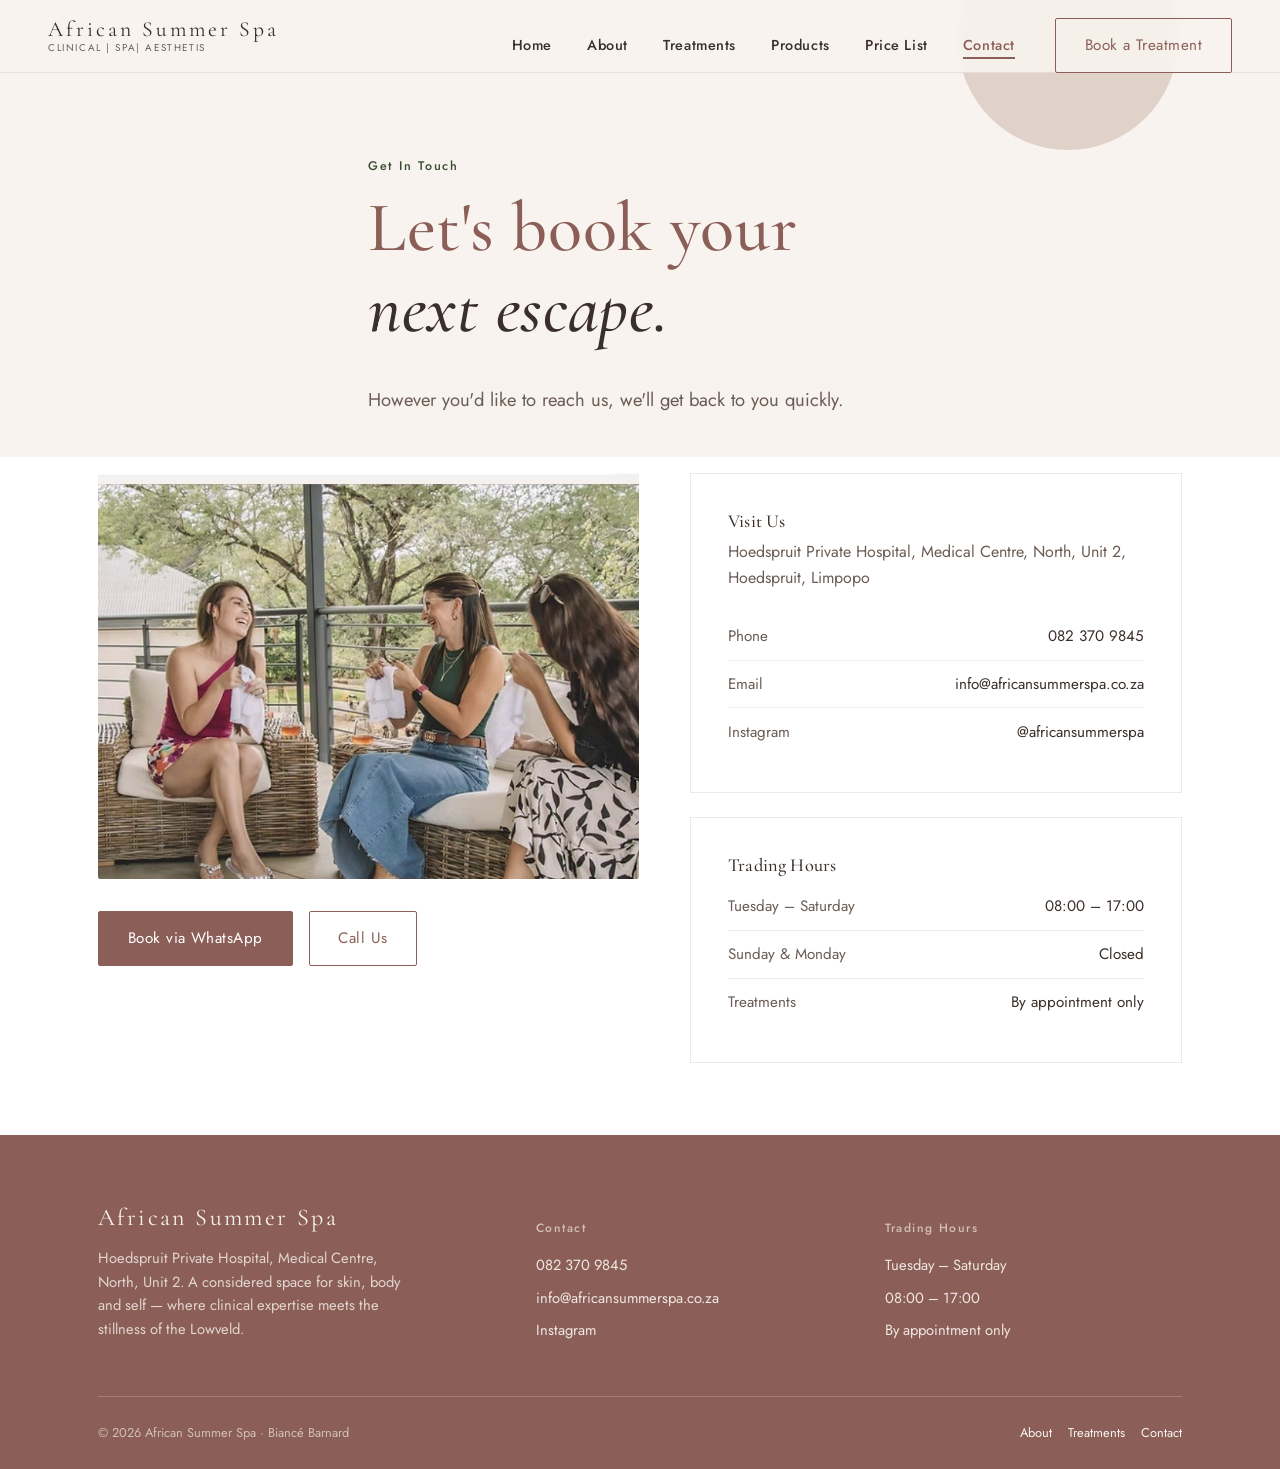
<file: contact.html>
<!DOCTYPE html>
<html lang="en">
<head>
<meta charset="UTF-8">
<meta name="viewport" content="width=device-width, initial-scale=1.0">
<title>Contact | African Summer Spa</title>
<meta name="description" content="Contact African Summer Spa in Hoedspruit — call, WhatsApp or email to book your treatment.">
<link rel="preconnect" href="https://fonts.googleapis.com">
<link href="https://fonts.googleapis.com/css2?family=Cormorant+Garamond:ital,wght@0,400;0,500;0,600;1,400;1,500&family=Jost:wght@300;400;500;600&display=swap" rel="stylesheet">
<link rel="stylesheet" href="styles.css">
</head>
<body>

<header class="site-header">
  <a href="index.html" class="brand">
    <span class="name">African Summer Spa</span>
    <span class="sub">CLINICAL | SPA| AESTHETIS</span>
  </a>
  <button class="hamburger" aria-label="Open menu"><span></span></button>
</header>

<nav class="nav-overlay" aria-hidden="true">
  <div class="nav-overlay-top">
    <span class="name">African Summer Spa</span>
    <button class="nav-close" aria-label="Close menu">✕</button>
  </div>
  <ul class="nav-links">
    <li><a href="index.html">Home</a></li>
    <li><a href="about.html">About</a></li>
    <li><a href="treatments.html">Treatments</a></li>
    <li><a href="products.html">Products</a></li>
    <li><a href="price-list.html">Price List</a></li>
    <li class="active"><a href="contact.html">Contact</a></li>
  </ul>
  <div class="nav-overlay-bottom">
    <a href="tel:+27823709845">082 370 9845</a>
    <a href="contact.html" class="btn btn-ghost-light">Book a Treatment</a>
    <div class="socials">
      <a href="https://instagram.com" aria-label="Instagram" target="_blank" rel="noopener">Instagram</a>
    </div>
  </div>
</nav>

<main>

  <section class="page-head" style="padding-bottom:1.5rem;">
    <span class="blob a"></span>
    <div class="wrap page-head-inner">
      <span class="eyebrow">Get In Touch</span>
      <h1>Let's book your<br><em style="font-style:italic;color:var(--ink);">next escape.</em></h1>
      <p class="lede">However you'd like to reach us, we'll get back to you quickly.</p>
    </div>
  </section>

  <section class="bg-white" style="padding-top:1rem;">
    <div class="wrap contact-grid">

      <div class="reveal">
        <div class="split-media" style="aspect-ratio:4/3; margin-bottom:2rem;">
          <img src="images/team-clients.jpg" alt="Guests relaxing together on the veranda at African Summer Spa.">
        </div>
        <div style="display:flex; gap:1rem; flex-wrap:wrap;">
          <a href="https://wa.me/27823709845" target="_blank" rel="noopener" class="btn btn-solid">Book via WhatsApp</a>
          <a href="tel:+27823709845" class="btn">Call Us</a>
        </div>
      </div>

      <div class="reveal">
        <div class="contact-card">
          <h4>Visit Us</h4>
          <p>Hoedspruit Private Hospital, Medical Centre, North, Unit 2, Hoedspruit, Limpopo</p>
          <div class="contact-line"><span>Phone</span><a href="tel:+27823709845">082 370 9845</a></div>
          <div class="contact-line"><span>Email</span><a href="mailto:info@africansummerspa.co.za">info@africansummerspa.co.za</a></div>
          <div class="contact-line"><span>Instagram</span><a href="https://instagram.com" target="_blank" rel="noopener">@africansummerspa</a></div>
        </div>
        <div class="contact-card" style="margin-top:1.5rem;">
          <h4>Trading Hours</h4>
          <div class="contact-line"><span>Tuesday – Saturday</span><span>08:00 – 17:00</span></div>
          <div class="contact-line"><span>Sunday &amp; Monday</span><span>Closed</span></div>
          <div class="contact-line"><span>Treatments</span><span>By appointment only</span></div>
        </div>
      </div>

    </div>
  </section>

</main>

<footer class="site-footer">
  <div class="wrap">
    <div class="footer-grid">
      <div>
        <div class="name">African Summer Spa</div>
        <p>Hoedspruit Private Hospital, Medical Centre, North, Unit 2. A considered space for skin, body and self — where clinical expertise meets the stillness of the Lowveld.</p>
      </div>
      <div class="footer-col">
        <h5>Contact</h5>
        <a href="tel:+27823709845">082 370 9845</a>
        <a href="mailto:info@africansummerspa.co.za">info@africansummerspa.co.za</a>
        <a href="https://instagram.com" target="_blank" rel="noopener">Instagram</a>
      </div>
      <div class="footer-col">
        <h5>Trading Hours</h5>
        <p>Tuesday – Saturday</p>
        <p>08:00 – 17:00</p>
        <p>By appointment only</p>
      </div>
    </div>
    <div class="footer-bottom">
      <span>© 2026 African Summer Spa · Biancé Barnard</span>
      <span class="socials"><a href="about.html">About</a><a href="treatments.html">Treatments</a><a href="contact.html">Contact</a></span>
    </div>
  </div>
</footer>

<script src="script.js"></script>
</body>
</html>
</file>
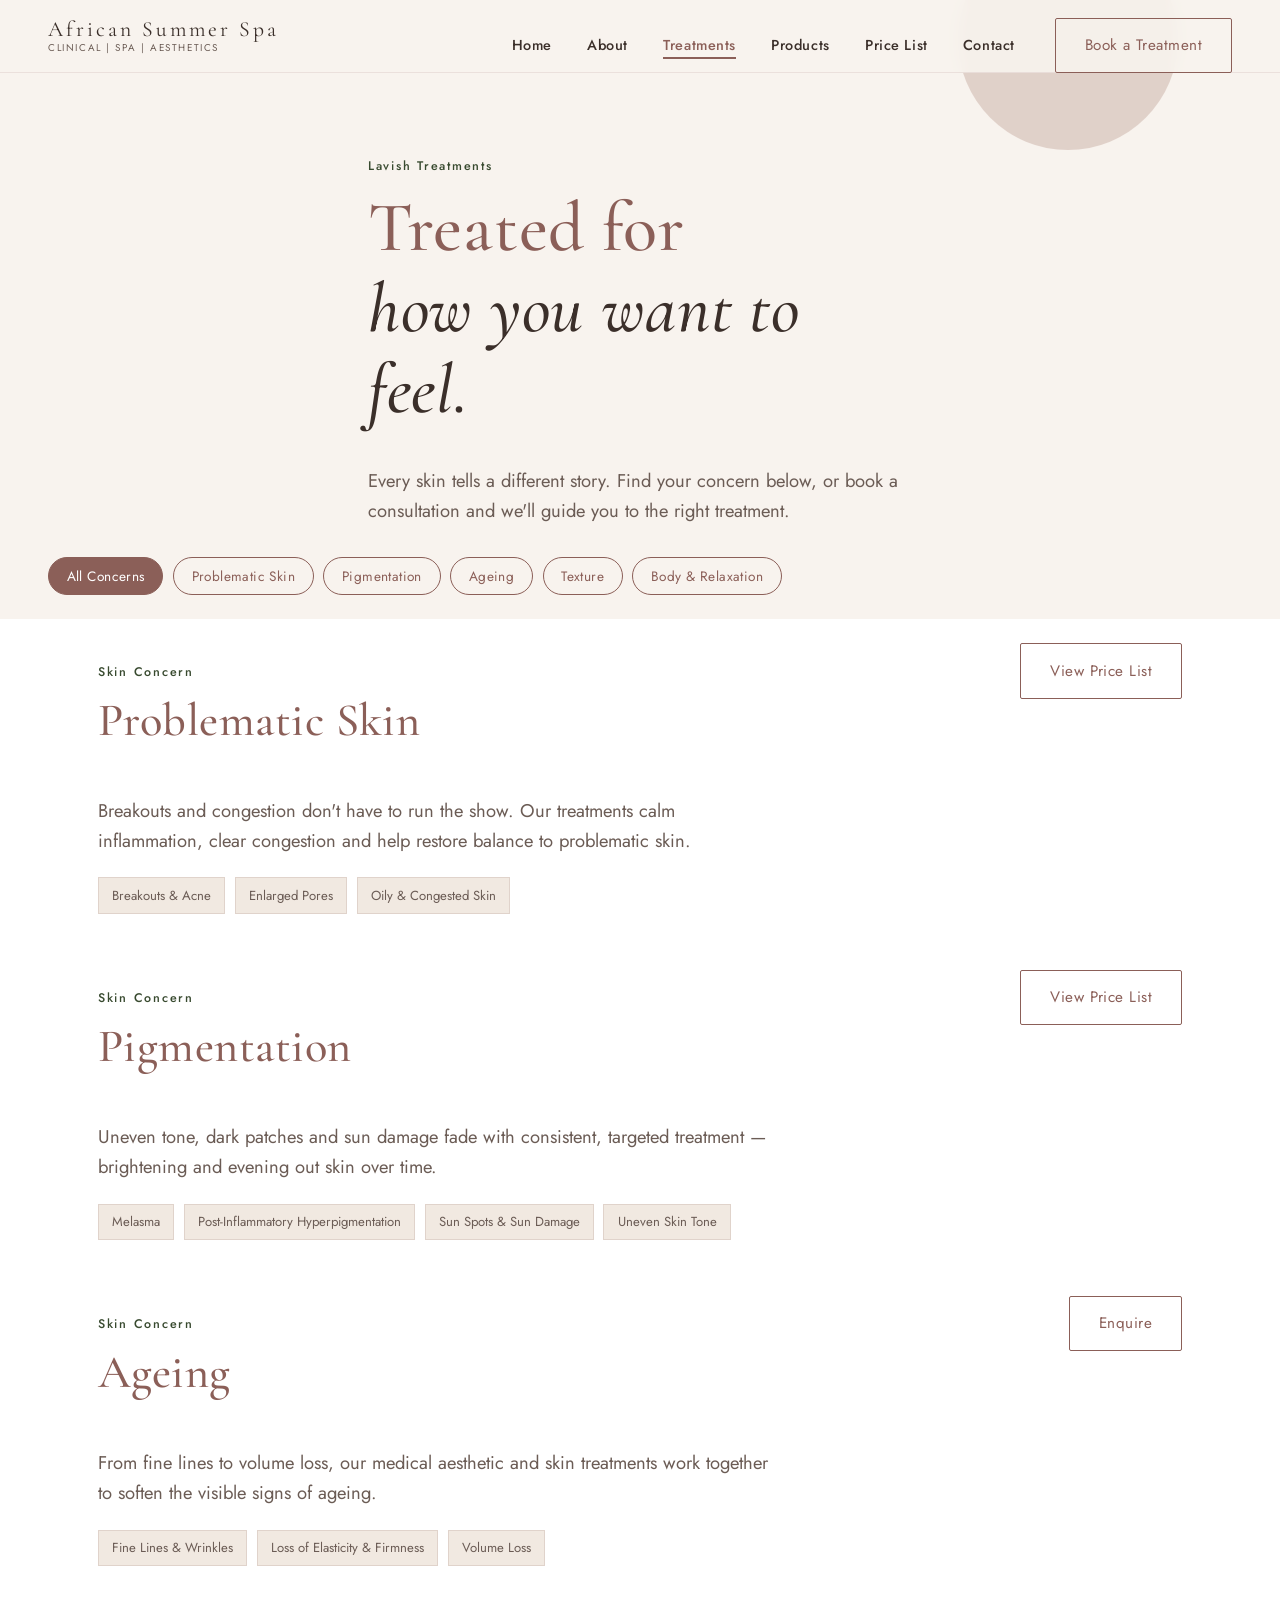
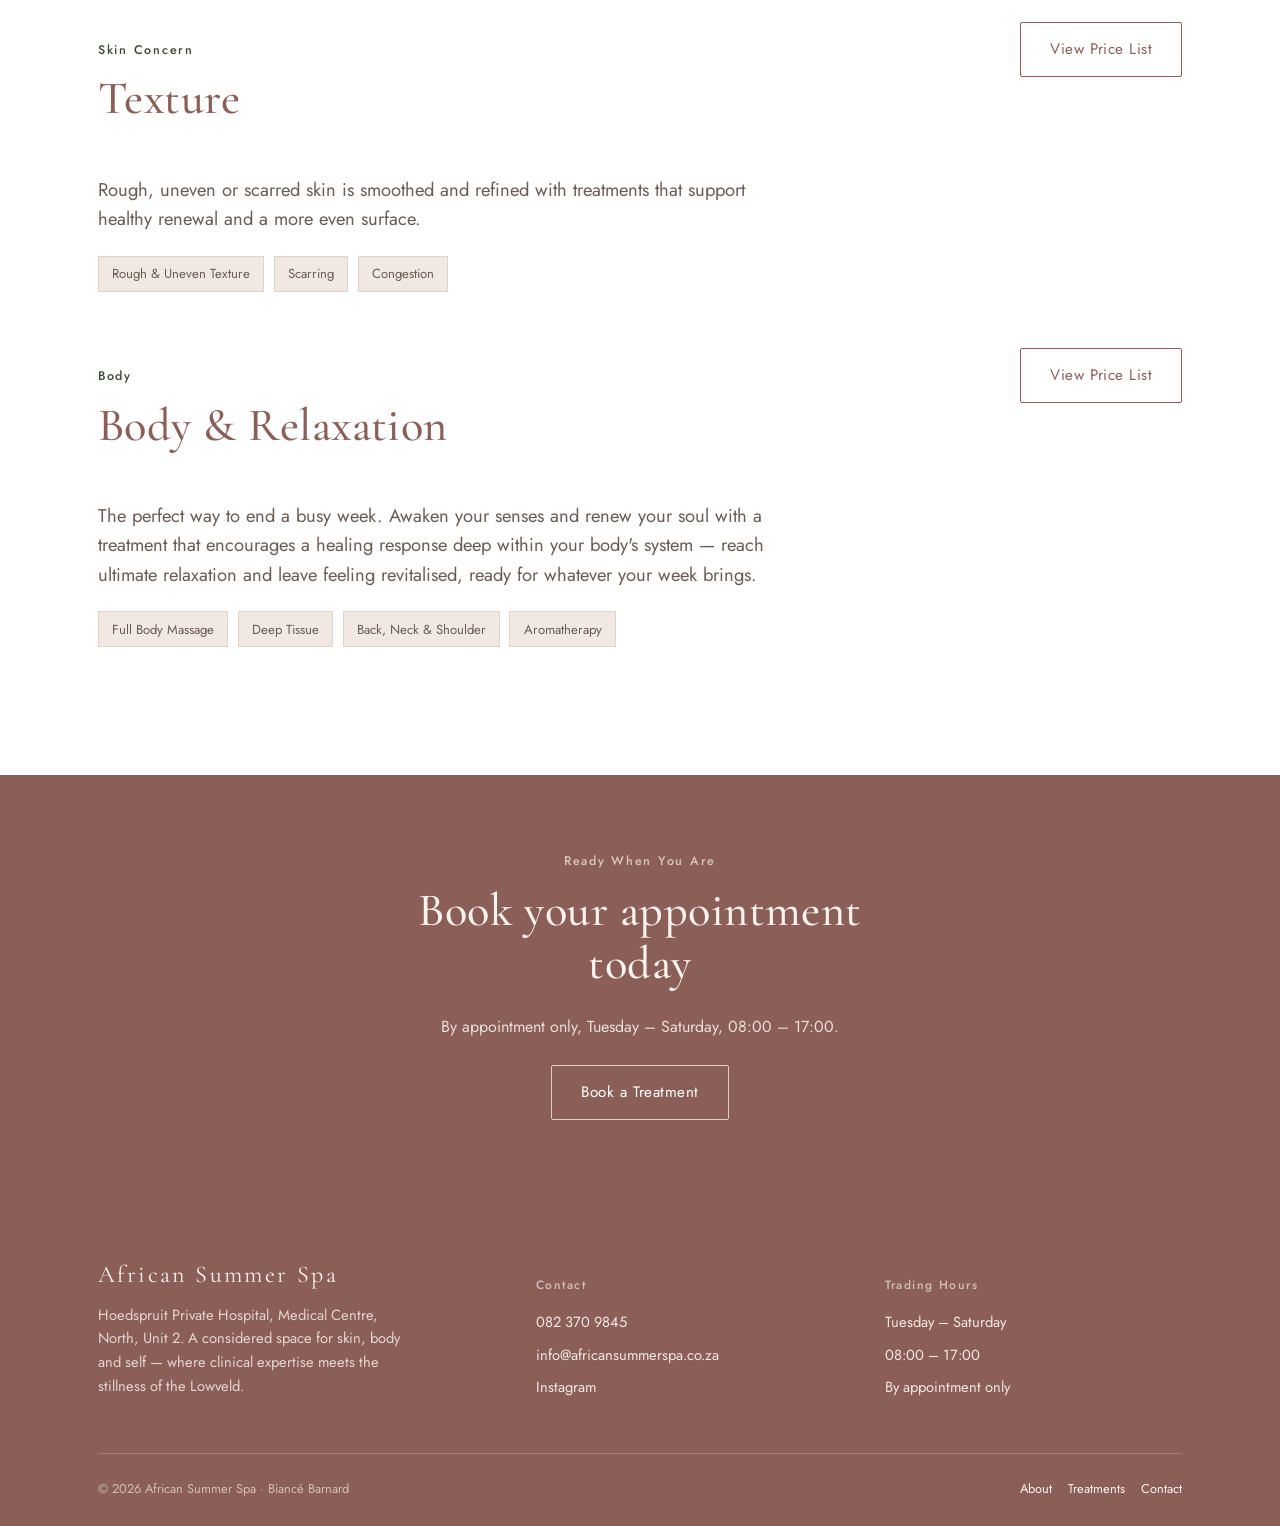
<file: treatments.html>
<!DOCTYPE html>
<html lang="en">
<head>
<meta charset="UTF-8">
<meta name="viewport" content="width=device-width, initial-scale=1.0">
<title>Treatments | African Summer Spa</title>
<meta name="description" content="Treatments at African Summer Spa, Hoedspruit, organised by skin concern — problematic skin, pigmentation, ageing and texture — plus body treatments and medical aesthetics with Dr. Caymaré.">
<link rel="preconnect" href="https://fonts.googleapis.com">
<link href="https://fonts.googleapis.com/css2?family=Cormorant+Garamond:ital,wght@0,400;0,500;0,600;1,400;1,500&family=Jost:wght@300;400;500;600&display=swap" rel="stylesheet">
<link rel="stylesheet" href="styles.css">
<style>
  .filter-bar{ display:flex; flex-wrap:wrap; gap:.6rem; margin:2rem 0 0; }
  .filter-btn{
    padding:.6em 1.3em; border:1px solid var(--rose-deep); background:transparent;
    color:var(--rose-deep); border-radius:999px; font-size:.85rem; letter-spacing:.03em;
    transition:background .2s ease, color .2s ease;
  }
  .filter-btn.active, .filter-btn:hover{ background:var(--rose-deep); color:var(--white); }
  .incl-list{ display:flex; flex-wrap:wrap; gap:.6rem; margin:1.4rem 0 0; }
  .incl-list span{
    font-size:.82rem; padding:.5em 1em; background:var(--cream-dim);
    border:1px solid rgba(139,95,88,.16); color:var(--ink-soft);
  }
</style>
</head>
<body>

<header class="site-header">
  <a href="index.html" class="brand">
    <span class="name">African Summer Spa</span>
    <span class="sub">CLINICAL | SPA | AESTHETICS</span>
  </a>
  <button class="hamburger" aria-label="Open menu"><span></span></button>
</header>

<nav class="nav-overlay" aria-hidden="true">
  <div class="nav-overlay-top">
    <span class="name">African Summer Spa</span>
    <button class="nav-close" aria-label="Close menu">✕</button>
  </div>
  <ul class="nav-links">
    <li><a href="index.html">Home</a></li>
    <li><a href="about.html">About</a></li>
    <li class="active"><a href="treatments.html">Treatments</a></li>
    <li><a href="products.html">Products</a></li>
    <li><a href="price-list.html">Price List</a></li>
    <li><a href="contact.html">Contact</a></li>
  </ul>
  <div class="nav-overlay-bottom">
    <a href="tel:+27823709845">082 370 9845</a>
    <a href="contact.html" class="btn btn-ghost-light">Book a Treatment</a>
    <div class="socials">
      <a href="https://instagram.com" aria-label="Instagram" target="_blank" rel="noopener">Instagram</a>
    </div>
  </div>
</nav>

<main>

  <!-- ===================================================================
       CHANGED: filter bar and groups below are now organised by skin
       CONCERN (Problematic Skin, Pigmentation, Ageing, Texture) rather
       than by treatment type. Body & Relaxation is kept as its own
       category at the end since massage isn't a skin concern.
       =================================================================== -->
  <section class="page-head" style="padding-bottom:1.5rem;">
    <span class="blob a"></span>
    <div class="wrap page-head-inner">
      <span class="eyebrow">Lavish Treatments</span>
      <h1>Treated for<br><em style="font-style:italic;color:var(--ink);">how you want to feel.</em></h1>
      <p class="lede">Every skin tells a different story. Find your concern below, or book a consultation and we'll guide you to the right treatment.</p>
    </div>
    <div class="wrap filter-bar">
      <button class="filter-btn active" data-target="all">All Concerns</button>
      <button class="filter-btn" data-target="problematic">Problematic Skin</button>
      <button class="filter-btn" data-target="pigmentation">Pigmentation</button>
      <button class="filter-btn" data-target="ageing">Ageing</button>
      <button class="filter-btn" data-target="texture">Texture</button>
      <button class="filter-btn" data-target="body">Body &amp; Relaxation</button>
    </div>
  </section>

  <section class="bg-white" style="padding-top:1.5rem;">
    <div class="wrap">

      <div id="problematic" class="treat-group reveal">
        <div class="treat-group-head">
          <div>
            <span class="eyebrow">Skin Concern</span>
            <h2>Problematic Skin</h2>
          </div>
          <a href="price-list.html" class="btn">View Price List</a>
        </div>
        <p class="lede">Breakouts and congestion don't have to run the show. Our treatments calm inflammation, clear congestion and help restore balance to problematic skin.</p>
        <div class="incl-list">
          <span>Breakouts &amp; Acne</span>
          <span>Enlarged Pores</span>
          <span>Oily &amp; Congested Skin</span>
        </div>
      </div>

      <div id="pigmentation" class="treat-group reveal">
        <div class="treat-group-head">
          <div>
            <span class="eyebrow">Skin Concern</span>
            <h2>Pigmentation</h2>
          </div>
          <a href="price-list.html" class="btn">View Price List</a>
        </div>
        <p class="lede">Uneven tone, dark patches and sun damage fade with consistent, targeted treatment — brightening and evening out skin over time.</p>
        <div class="incl-list">
          <span>Melasma</span>
          <span>Post-Inflammatory Hyperpigmentation</span>
          <span>Sun Spots &amp; Sun Damage</span>
          <span>Uneven Skin Tone</span>
        </div>
      </div>

      <div id="ageing" class="treat-group reveal">
        <div class="treat-group-head">
          <div>
            <span class="eyebrow">Skin Concern</span>
            <h2>Ageing</h2>
          </div>
          <a href="contact.html" class="btn">Enquire</a>
        </div>
        <p class="lede">From fine lines to volume loss, our medical aesthetic and skin treatments work together to soften the visible signs of ageing.</p>
        <div class="incl-list">
          <span>Fine Lines &amp; Wrinkles</span>
          <span>Loss of Elasticity &amp; Firmness</span>
          <span>Volume Loss</span>
        </div>
      </div>

      <div id="texture" class="treat-group reveal">
        <div class="treat-group-head">
          <div>
            <span class="eyebrow">Skin Concern</span>
            <h2>Texture</h2>
          </div>
          <a href="price-list.html" class="btn">View Price List</a>
        </div>
        <p class="lede">Rough, uneven or scarred skin is smoothed and refined with treatments that support healthy renewal and a more even surface.</p>
        <div class="incl-list">
          <span>Rough &amp; Uneven Texture</span>
          <span>Scarring</span>
          <span>Congestion</span>
        </div>
      </div>

      <div id="body" class="treat-group reveal">
        <div class="treat-group-head">
          <div>
            <span class="eyebrow">Body</span>
            <h2>Body &amp; Relaxation</h2>
          </div>
          <a href="price-list.html" class="btn">View Price List</a>
        </div>
        <p class="lede">The perfect way to end a busy week. Awaken your senses and renew your soul with a treatment that encourages a healing response deep within your body's system — reach ultimate relaxation and leave feeling revitalised, ready for whatever your week brings.</p>
        <div class="incl-list">
          <span>Full Body Massage</span>
          <span>Deep Tissue</span>
          <span>Back, Neck &amp; Shoulder</span>
          <span>Aromatherapy</span>
        </div>
      </div>

    </div>
  </section>

  <section class="bg-rose-deep">
    <div class="wrap center reveal" style="max-width:560px;">
      <span class="eyebrow" style="color:rgba(248,243,238,.7);">Ready When You Are</span>
      <h2>Book your appointment today</h2>
      <p style="color:rgba(248,243,238,.85); margin:0 auto 1.6rem;">By appointment only, Tuesday – Saturday, 08:00 – 17:00.</p>
      <a href="contact.html" class="btn btn-ghost-light">Book a Treatment</a>
    </div>
  </section>

</main>

<footer class="site-footer">
  <div class="wrap">
    <div class="footer-grid">
      <div>
        <div class="name">African Summer Spa</div>
        <p>Hoedspruit Private Hospital, Medical Centre, North, Unit 2. A considered space for skin, body and self — where clinical expertise meets the stillness of the Lowveld.</p>
      </div>
      <div class="footer-col">
        <h5>Contact</h5>
        <a href="tel:+27823709845">082 370 9845</a>
        <a href="mailto:info@africansummerspa.co.za">info@africansummerspa.co.za</a>
        <a href="https://instagram.com" target="_blank" rel="noopener">Instagram</a>
      </div>
      <div class="footer-col">
        <h5>Trading Hours</h5>
        <p>Tuesday – Saturday</p>
        <p>08:00 – 17:00</p>
        <p>By appointment only</p>
      </div>
    </div>
    <div class="footer-bottom">
      <span>© 2026 African Summer Spa · Biancé Barnard</span>
      <span class="socials"><a href="about.html">About</a><a href="treatments.html">Treatments</a><a href="contact.html">Contact</a></span>
    </div>
  </div>
</footer>

<script src="script.js"></script>
</body>
</html>
</file>
<file: styles.css>
/* ============================================================
   African Summer Spa — Stylesheet
   Palette sampled from the spa's own brand + real interior photos
   ============================================================ */

:root{
  --cream:      #F8F3EE;
  --cream-dim:  #F1E9E1;
  --white:      #FFFFFF;
  --rose:       #C9AFA6;
  --rose-soft:  #E4D3CB;
  --rose-deep:  #8B5F58;
  --ink:        #3B2F2A;
  --ink-soft:   #6B5C55;
  --sage:       #4F6443;
  --sage-deep:  #384A2F;
  --gold:       #B99B65;

  --serif: "Cormorant Garamond", "Georgia", serif;
  --sans:  "Jost", "Helvetica Neue", Arial, sans-serif;

  --max: 1180px;
  --gap: clamp(1.5rem, 4vw, 3.5rem);
}

*,*::before,*::after{ box-sizing:border-box; }
html{ scroll-behavior:smooth; }
body{
  margin:0;
  background:var(--cream);
  color:var(--ink);
  font-family:var(--sans);
  font-weight:400;
  line-height:1.6;
  -webkit-font-smoothing:antialiased;
}
img{ max-width:100%; display:block; }
a{ color:inherit; text-decoration:none; }
ul{ margin:0; padding:0; list-style:none; }
button{ font-family:inherit; cursor:pointer; }

h1,h2,h3,h4{
  font-family:var(--serif);
  font-weight:500;
  color:var(--rose-deep);
  line-height:1.15;
  margin:0 0 0.5em;
  letter-spacing:0.01em;
}
h1{ font-size:clamp(2.6rem, 6vw, 4.4rem); font-weight:500; }
h2{ font-size:clamp(2rem, 4vw, 2.9rem); }
h3{ font-size:clamp(1.3rem, 2.4vw, 1.6rem); }
p{ margin:0 0 1em; max-width:62ch; }
.lede{ font-size:1.15rem; color:var(--ink-soft); }

.eyebrow{
  font-family:var(--sans);
  font-size:0.78rem;
  letter-spacing:0.14em;
  color:var(--sage-deep);
  font-weight:500;
  margin-bottom:0.9em;
  display:inline-block;
}

.wrap{
  max-width:var(--max);
  margin:0 auto;
  padding-left:clamp(1.25rem, 4vw, 3rem);
  padding-right:clamp(1.25rem, 4vw, 3rem);
}

.center{ text-align:center; }

/* ---------- buttons ---------- */
.btn{
  display:inline-flex;
  align-items:center;
  gap:0.5em;
  padding:0.95em 1.9em;
  border:1px solid var(--rose-deep);
  color:var(--rose-deep);
  font-family:var(--sans);
  font-size:0.95rem;
  letter-spacing:0.03em;
  background:transparent;
  border-radius:2px;
  transition:background .25s ease, color .25s ease, border-color .25s ease;
}
.btn:hover{ background:var(--rose-deep); color:var(--white); }
.btn-solid{ background:var(--rose-deep); color:var(--white); }
.btn-solid:hover{ background:var(--ink); border-color:var(--ink); }
.btn-ghost-light{ border-color:rgba(255,255,255,.7); color:var(--white); }
.btn-ghost-light:hover{ background:var(--white); color:var(--rose-deep); }
.btn-sage{ border-color:var(--sage-deep); color:var(--sage-deep); }
.btn-sage:hover{ background:var(--sage-deep); color:var(--white); }

/* ---------- header / nav ---------- */
.site-header{
  position:fixed;
  top:0; left:0; right:0;
  z-index:60;
  display:flex;
  align-items:center;
  justify-content:space-between;
  padding:1.1rem clamp(1.25rem, 4vw, 3rem);
  background:rgba(248,243,238,0.9);
  backdrop-filter:blur(6px);
  border-bottom:1px solid rgba(139,95,88,0.12);
}
.brand{
  display:flex;
  flex-direction:column;
  line-height:1.1;
}
.brand .name{
  font-family:var(--serif);
  font-size:1.35rem;
  letter-spacing:0.14em;
  color:var(--ink);
}
.brand .sub{
  font-family:var(--sans);
  font-size:0.62rem;
  letter-spacing:0.16em;
  color:var(--ink-soft);
  margin-top:2px;
}
.hamburger{
  width:46px; height:46px;
  display:flex; align-items:center; justify-content:center;
  background:none; border:1px solid var(--rose-deep);
  border-radius:2px;
}
.hamburger span{
  position:relative;
  width:18px; height:1px;
  background:var(--rose-deep);
}
.hamburger span::before,.hamburger span::after{
  content:"";
  position:absolute; left:0;
  width:18px; height:1px;
  background:var(--rose-deep);
}
.hamburger span::before{ top:-6px; }
.hamburger span::after{ top:6px; }

/* full-screen nav overlay */
.nav-overlay{
  position:fixed; inset:0;
  z-index:80;
  background:var(--rose-deep);
  color:var(--cream);
  display:flex;
  flex-direction:column;
  justify-content:space-between;
  padding:1.4rem clamp(1.25rem,5vw,3.5rem) 2.5rem;
  transform:translateY(-100%);
  visibility:hidden;
  transition:transform .5s cubic-bezier(.65,0,.35,1), visibility 0s linear .5s;
}
.nav-overlay.open{
  transform:translateY(0);
  visibility:visible;
  transition:transform .5s cubic-bezier(.65,0,.35,1), visibility 0s linear 0s;
}
.nav-overlay-top{
  display:flex; justify-content:space-between; align-items:center;
}
.nav-overlay-top .name{
  font-family:var(--serif); letter-spacing:.14em; font-size:1.2rem;
}
.nav-close{
  width:46px; height:46px;
  border:1px solid rgba(248,243,238,.5);
  background:none; color:var(--cream);
  border-radius:2px; font-size:1.1rem;
}
.nav-links{
  display:flex; flex-direction:column; gap:0.35rem;
  margin:2rem 0;
}
.nav-links li a{
  font-family:var(--serif);
  font-size:clamp(2.1rem, 7vw, 3.6rem);
  font-weight:500;
  color:var(--cream);
  display:inline-block;
  padding:0.18em 0;
  border-bottom:1px solid transparent;
  transition:opacity .25s ease, border-color .25s ease;
}
.nav-links li a:hover{ opacity:.7; border-color:rgba(248,243,238,.5); }
.nav-links li.active a{ opacity:.55; font-style:italic; }
.nav-overlay-bottom{
  display:flex; flex-wrap:wrap;
  gap:1.5rem 2.5rem;
  align-items:center;
  justify-content:space-between;
  border-top:1px solid rgba(248,243,238,.25);
  padding-top:1.5rem;
  font-size:0.92rem;
  letter-spacing:.02em;
}
.nav-overlay-bottom a{ color:var(--cream); }
.nav-overlay-bottom .socials{ display:flex; gap:1rem; }

body.nav-open{ overflow:hidden; }

/* ---------- hero ---------- */
.hero{
  position:relative;
  padding:9.5rem 0 5rem;
  overflow:hidden;
}
.hero .blob{
  position:absolute;
  border-radius:50%;
  opacity:.55;
  z-index:0;
}
.hero .blob.rose{
  width:260px; height:260px;
  background:var(--rose);
  top:-90px; left:-90px;
}
.hero-inner{
  position:relative; z-index:1;
  max-width:760px;
  margin:0 auto;
  text-align:center;
}
.hero .eyebrow{ color:var(--sage-deep); }
.hero h1{ margin-bottom:0.4em; }
.hero h1 em{ font-style:italic; color:var(--ink); font-weight:400; }
.hero-cta{
  display:flex; gap:1rem; justify-content:center; margin-top:2rem; flex-wrap:wrap;
}

/* ---------- shared fade keyframe, used by the splash slideshow below ---------- */
@keyframes slideFade{
  0%{ opacity:0; }
  2%{ opacity:1; }
  23%{ opacity:1; }
  25%{ opacity:0; }
  100%{ opacity:0; }
}

/* page header (non-home hero) */
.page-head{
  position:relative;
  padding:9.5rem 0 3.5rem;
  overflow:hidden;
}
.page-head .blob{
  position:absolute; border-radius:50%; opacity:.5; z-index:0;
}
.page-head .blob.a{ width:220px; height:220px; background:var(--rose); top:-70px; right:8%; }
.page-head .blob.b{ width:140px; height:140px; background:var(--sage); opacity:.18; bottom:-40px; left:4%; }
.page-head-inner{ position:relative; z-index:1; max-width:640px; }

/* ---------- section spacing ---------- */
section{ padding:4.5rem 0; }
.section-tight{ padding:2.5rem 0; }
.bg-cream-dim{ background:var(--cream-dim); }
.bg-white{ background:var(--white); }
.bg-rose-deep{ background:var(--rose-deep); color:var(--cream); }
.bg-rose-deep h2, .bg-rose-deep h3{ color:var(--cream); }
.bg-sage{ background:var(--sage-deep); color:var(--cream); }
.bg-sage h2, .bg-sage h3{ color:var(--cream); }

hr.rule{
  border:none; border-top:1px solid rgba(139,95,88,.18);
  margin:2.5rem 0;
}

/* ---------- split / grid layouts ---------- */
.split{
  display:grid;
  grid-template-columns:1fr 1fr;
  gap:var(--gap);
  align-items:center;
}
.split.reverse .split-media{ order:2; }
.split-media{ aspect-ratio:4/5; overflow:hidden; border-radius:2px; }
.split-media img{ width:100%; height:100%; object-fit:cover; }

.grid-3{
  display:grid;
  grid-template-columns:repeat(3,1fr);
  gap:var(--gap);
}
.grid-2{
  display:grid;
  grid-template-columns:repeat(2,1fr);
  gap:var(--gap);
}

/* treatment / category cards */
.cat-card{
  padding:2.2rem 1.9rem;
  background:var(--white);
  border:1px solid rgba(139,95,88,.14);
  display:flex; flex-direction:column; height:100%;
}
.cat-card .tag{
  font-size:0.72rem; letter-spacing:.12em; color:var(--sage-deep);
  margin-bottom:1rem; font-weight:500;
}
.cat-card h3{ margin-bottom:.5em; }
.cat-card p{ color:var(--ink-soft); font-size:0.96rem; flex-grow:1; }
.cat-card a{
  margin-top:1.2rem; font-size:0.88rem; color:var(--rose-deep);
  border-bottom:1px solid var(--rose-deep); align-self:flex-start; padding-bottom:2px;
}

/* treatment list rows (treatments.html) */
.treat-group{ margin-bottom:3.5rem; }
.treat-group-head{
  display:flex; align-items:baseline; justify-content:space-between;
  gap:1rem; margin-bottom:1.6rem; flex-wrap:wrap;
}
.treat-row{
  display:flex; justify-content:space-between; gap:1.5rem;
  padding:1.4rem 0;
  border-bottom:1px solid rgba(139,95,88,.14);
}
.treat-row:first-of-type{ border-top:1px solid rgba(139,95,88,.14); }
.treat-row h4{
  font-family:var(--serif); font-weight:500; font-size:1.25rem; color:var(--ink); margin:0;
}
.treat-row p{ margin:.35em 0 0; color:var(--ink-soft); font-size:0.92rem; max-width:48ch; }
.treat-row .cta{ white-space:nowrap; align-self:center; font-size:0.85rem; color:var(--rose-deep); border-bottom:1px solid var(--rose-deep); }

/* stat / hours strip */
.strip{
  display:grid;
  grid-template-columns:repeat(3,1fr);
  gap:var(--gap);
  padding:3rem 0;
}
.strip div h4{ color:inherit; margin-bottom:.3em; font-size:1.05rem; }
.strip div p{ margin:0; opacity:.85; font-size:0.94rem; }

/* products grid (legacy — no longer used on products.html, kept in case referenced elsewhere) */
.brand-grid{
  display:grid;
  grid-template-columns:repeat(3,1fr);
  gap:1px;
  background:rgba(139,95,88,.18);
  border:1px solid rgba(139,95,88,.18);
}
.brand-cell{
  background:var(--white);
  padding:3rem 1.5rem;
  display:flex; align-items:center; justify-content:center;
  text-align:center;
  min-height:150px;
}
.brand-cell span{
  font-family:var(--serif); font-size:1.4rem; color:var(--ink); letter-spacing:.02em;
}

/* staff / people */
.person{
  display:flex; flex-direction:column; gap:1rem;
}
.person .photo{ aspect-ratio:3/4; overflow:hidden; border-radius:2px; }
.person .photo img{ width:100%; height:100%; object-fit:cover; }
.person .role{ font-size:.85rem; letter-spacing:.06em; color:var(--sage-deep); }

/* ---------- owners section (about.html) — Biancé + Dr. Caymaré two-up ---------- */
.owner-grid{ gap:var(--gap) calc(var(--gap) * 1.2); }
.owner-grid .photo{ aspect-ratio:4/5; margin-bottom:.3rem; }
.owner-grid h3{ margin-bottom:.2em; }
.owner-grid p{ color:var(--ink-soft); }

/* contact page */
.contact-grid{
  display:grid;
  grid-template-columns:1.1fr 1fr;
  gap:var(--gap);
}
.contact-card{
  background:var(--white); border:1px solid rgba(139,95,88,.14);
  padding:2.3rem;
}
.contact-card h4{ font-family:var(--serif); color:var(--ink); font-size:1.15rem; margin-bottom:.4em; }
.contact-card p{ color:var(--ink-soft); margin-bottom:1.4em; }
.contact-line{
  display:flex; justify-content:space-between; padding:0.7rem 0;
  border-bottom:1px solid rgba(139,95,88,.12);
  font-size:0.95rem;
}
.contact-line:last-child{ border-bottom:none; }
.contact-line span:first-child{ color:var(--ink-soft); }

/* pdf / price list */
.pdf-card{
  display:flex; align-items:center; gap:1.5rem;
  background:var(--white); border:1px solid rgba(139,95,88,.14);
  padding:1.8rem 2rem;
  max-width:520px;
}
.pdf-icon{
  width:52px; height:64px; flex-shrink:0;
  background:var(--rose-deep); color:var(--white);
  display:flex; align-items:center; justify-content:center;
  font-family:var(--sans); font-size:.68rem; letter-spacing:.05em; font-weight:600;
  border-radius:2px;
}
.pdf-card div h4{ font-family:var(--serif); font-size:1.1rem; margin:0 0 .2em; color:var(--ink); }
.pdf-card div p{ margin:0; font-size:.85rem; color:var(--ink-soft); }

/* footer */
.site-footer{
  background:var(--rose-deep);
  color:var(--cream);
  padding:4rem 0 1.6rem;
}
.footer-grid{
  display:grid;
  grid-template-columns:1.3fr 1fr 1fr;
  gap:var(--gap);
  padding-bottom:2.5rem;
  border-bottom:1px solid rgba(248,243,238,.2);
}
.footer-grid .name{ font-family:var(--serif); font-size:1.5rem; letter-spacing:.1em; margin-bottom:.6rem; }
.footer-grid p{ color:rgba(248,243,238,.8); font-size:.92rem; max-width:34ch; }
.footer-col h5{
  font-family:var(--sans); font-size:.75rem; letter-spacing:.12em;
  color:rgba(248,243,238,.65); margin-bottom:1rem; font-weight:500;
}
.footer-col a, .footer-col p{ display:block; color:var(--cream); font-size:.92rem; margin-bottom:.55rem; opacity:.92; }
.footer-bottom{
  display:flex; justify-content:space-between; align-items:center;
  padding-top:1.6rem; font-size:.8rem; color:rgba(248,243,238,.65);
  flex-wrap:wrap; gap:1rem;
}
.footer-bottom .socials a{ margin-left:1rem; color:var(--cream); }

/* fade-in on load */
.reveal{ opacity:0; transform:translateY(14px); transition:opacity .8s ease, transform .8s ease; }
.reveal.in{ opacity:1; transform:none; }

@media (max-width: 860px){
  .split, .grid-3, .grid-2, .strip, .contact-grid, .footer-grid{ grid-template-columns:1fr; }
  .split.reverse .split-media{ order:0; }
  .brand-grid{ grid-template-columns:repeat(2,1fr); }
  .treat-row{ flex-direction:column; gap:.4rem; }
  .treat-row .cta{ align-self:flex-start; }
  .footer-bottom{ flex-direction:column; align-items:flex-start; }
}

/* ---------- interactive team accordion ---------- */
.team-accordion{
  display:flex;
  flex-direction:column;
  gap:1rem;
}
.team-card{
  position:relative;
  border:none; padding:0; margin:0;
  width:100%;
  height:120px;
  border-radius:2px;
  overflow:hidden;
  cursor:pointer;
  background:var(--sage-deep) center/cover no-repeat;
  transition:height .55s cubic-bezier(.4,0,.2,1);
}
.team-card.placeholder{
  background-image:repeating-linear-gradient(135deg, rgba(248,243,238,.06) 0 2px, transparent 2px 14px);
}
.team-card::after{
  content:"";
  position:absolute; inset:0;
  background:linear-gradient(to top, rgba(59,47,42,.85) 0%, rgba(59,47,42,.15) 55%, rgba(59,47,42,.35) 100%);
}
.team-card .label{
  position:absolute; inset:0; z-index:2;
  display:flex; align-items:center; justify-content:center;
  padding:0 1.5rem; text-align:center;
  font-family:var(--sans); font-size:.78rem; letter-spacing:.22em; text-transform:uppercase;
  color:var(--cream);
  transition:opacity .4s ease, transform .4s ease;
}
.team-card.expanded .label{ opacity:0; transform:translateY(-10px); pointer-events:none; }
.team-card .detail{
  position:absolute; left:0; right:0; bottom:0; z-index:2;
  padding:1.8rem 1.8rem 2rem;
  opacity:0; transform:translateY(14px);
  transition:opacity .5s ease .1s, transform .5s ease .1s;
}
.team-card.expanded .detail{ opacity:1; transform:translateY(0); }
.team-card .detail h3{ color:var(--cream); margin:0 0 .15em; }
.team-card .detail .role{
  display:block; font-family:var(--sans); font-size:.75rem; letter-spacing:.1em; text-transform:uppercase;
  color:rgba(248,243,238,.8); margin-bottom:.7rem;
}
.team-card .detail p{
  font-family:var(--sans); font-size:.92rem; line-height:1.55;
  color:rgba(248,243,238,.92); max-width:56ch; margin:0;
}
.team-card.expanded{ height:420px; }

@media (max-width: 860px){
  .team-card.expanded{ height:380px; }
}

/* ---------- interactive brand list (products.html) ---------- */
.brand-list{
  display:flex;
  flex-direction:column;
}
.brand-row{
  display:flex; align-items:center; justify-content:space-between;
  gap:1.5rem;
  width:100%;
  padding:1.7rem 0;
  border:none; border-bottom:1px solid rgba(139,95,88,.18);
  background:none; text-align:left;
  cursor:pointer;
}
.brand-row:first-child{ border-top:1px solid rgba(139,95,88,.18); }
.brand-row .br-left{
  display:flex; align-items:baseline; gap:1.4rem;
}
.brand-row .br-num{
  font-family:var(--sans); font-size:.78rem; color:var(--ink-soft);
  letter-spacing:.05em; min-width:26px;
}
.brand-row .br-name{
  font-family:var(--serif); font-size:clamp(1.35rem, 3vw, 2rem);
  color:var(--ink); transition:color .25s ease;
}
.brand-row .br-right{
  display:flex; align-items:center; gap:1rem; flex-shrink:0;
}
.brand-row .br-cat{
  font-family:var(--sans); font-size:.7rem; letter-spacing:.12em;
  text-transform:uppercase; color:var(--sage-deep);
}
.brand-row .br-arrow{
  font-size:1.15rem; color:var(--rose-deep);
  transition:transform .25s ease;
}
.brand-row:hover .br-name{ color:var(--rose-deep); }
.brand-row:hover .br-arrow{ transform:translateX(5px); }

@media (max-width: 560px){
  .brand-row .br-cat{ display:none; }
}

/* ---------- modal ---------- */
.modal-overlay{
  position:fixed; inset:0; z-index:100;
  background:rgba(59,47,42,.6);
  display:flex; align-items:center; justify-content:center;
  padding:1.2rem;
  opacity:0; pointer-events:none;
  transition:opacity .3s ease;
}
.modal-overlay.open{ opacity:1; pointer-events:auto; }
.modal-box{
  background:var(--white);
  max-width:520px; width:100%;
  max-height:88vh; overflow-y:auto;
  border-radius:2px;
  position:relative;
  transform:translateY(16px);
  transition:transform .3s ease;
}
.modal-overlay.open .modal-box{ transform:translateY(0); }
.modal-close{
  position:absolute; top:.9rem; right:.9rem; z-index:2;
  width:38px; height:38px;
  background:var(--white); border:1px solid rgba(139,95,88,.25);
  border-radius:2px; font-size:1rem; color:var(--ink);
}
.modal-media{ aspect-ratio:4/3; background:var(--cream-dim); overflow:hidden; }
.modal-media img{ width:100%; height:100%; object-fit:cover; }
.modal-media.no-photo{ display:flex; align-items:center; justify-content:center; }
.modal-media.no-photo span{ font-family:var(--serif); color:var(--rose-deep); font-size:1.1rem; }
.modal-body{ padding:1.8rem 2rem 2.1rem; }
.modal-body h3{ margin-bottom:.15em; }
.modal-role{ font-size:.78rem; letter-spacing:.1em; color:var(--sage-deep); margin-bottom:1rem; display:block; }
.modal-body p.desc{ color:var(--ink-soft); }
.modal-meta{ display:flex; gap:1.5rem; margin:1rem 0 1.4rem; }
.modal-meta div span{ display:block; }
.modal-meta .m-label{ font-size:.72rem; letter-spacing:.08em; color:var(--ink-soft); }
.modal-meta .m-value{ font-family:var(--serif); font-size:1.2rem; color:var(--ink); }

/* ---------- interactive price cards ---------- */
.price-cat-heading{ margin:2.5rem 0 .5rem; }
.price-cat-heading:first-of-type{ margin-top:0; }
.price-tabs{ display:flex; flex-wrap:wrap; gap:.6rem; margin:2rem 0 2.5rem; }
.price-scroll{
  display:flex; gap:1.1rem;
  overflow-x:auto;
  scroll-snap-type:x proximity;
  padding-bottom:1rem;
  margin-bottom:.5rem;
  -webkit-overflow-scrolling:touch;
}
.price-scroll::-webkit-scrollbar{ height:6px; }
.price-scroll::-webkit-scrollbar-thumb{ background:var(--rose); border-radius:4px; }
.price-card{
  flex:0 0 240px;
  scroll-snap-align:start;
  background:var(--white);
  border:1px solid rgba(139,95,88,.16);
  padding:1.5rem 1.4rem;
  text-align:left;
  display:flex; flex-direction:column; gap:.6rem;
}
.price-card .pc-name{ font-family:var(--serif); font-size:1.2rem; color:var(--ink); }
.price-card .pc-meta{ font-size:.82rem; color:var(--ink-soft); }
.price-card .pc-tap{ margin-top:auto; font-size:.68rem; letter-spacing:.08em; color:var(--rose-deep); }
.swipe-hint{ font-style:italic; color:var(--ink-soft); font-size:.9rem; margin:0 0 1.2rem; }

@media (prefers-reduced-motion: reduce){
  html{ scroll-behavior:auto; }
  .reveal{ transition:none; opacity:1; transform:none; }
  .nav-overlay{ transition:visibility 0s linear; }
}

/* ---------- desktop / tablet nav bar ----------
   Below 861px: hamburger + full-screen overlay menu (unchanged).
   861px and up: the same nav-overlay markup is repurposed into a
   slim horizontal nav bar sitting inline with the header, and the
   hamburger button is hidden. No HTML changes needed. */
@media (min-width: 861px){
  .hamburger{ display:none; }

  .nav-overlay{
    position:fixed;
    inset:0 0 auto 0;
    height:auto;
    background:transparent;
    color:var(--ink);
    display:flex;
    flex-direction:row;
    align-items:center;
    justify-content:flex-end;
    gap:2.5rem;
    padding:1.1rem clamp(1.25rem, 4vw, 3rem);
    transform:none;
    visibility:visible;
    transition:none;
    pointer-events:none;
  }
  .nav-overlay-top{ display:none; }

  .nav-links{
    display:flex;
    flex-direction:row;
    align-items:center;
    gap:2.2rem;
    margin:0;
    pointer-events:auto;
  }
  .nav-links li a{
    font-family:var(--sans);
    font-size:.9rem;
    letter-spacing:.04em;
    font-weight:500;
    color:var(--ink);
    padding:0;
    border-bottom:2px solid transparent;
  }
  .nav-links li a:hover{ opacity:1; color:var(--rose-deep); border-color:transparent; }
  .nav-links li.active a{ opacity:1; font-style:normal; color:var(--rose-deep); border-color:var(--rose-deep); }

  .nav-overlay-bottom{
    border:none;
    padding:0;
    gap:0;
    pointer-events:auto;
  }
  .nav-overlay-bottom a[href^="tel:"],
  .nav-overlay-bottom .socials{ display:none; }
  .nav-overlay-bottom .btn-ghost-light{
    border-color:var(--rose-deep);
    color:var(--rose-deep);
  }
  .nav-overlay-bottom .btn-ghost-light:hover{
    background:var(--rose-deep);
    color:var(--white);
  }

  body.nav-open{ overflow:auto; }
}

/* ---------- splash / landing screen (index.html) ----------
   CHANGED: reduced top padding + min-height so the whole splash sits
   higher on the screen; logo pulled up slightly with a negative
   margin; new .splash-glass layer adds the frosted-glass fade. */
.site-splash{
  position:relative;
  min-height:80vh;
  display:flex;
  align-items:center;
  padding:6rem 0 3rem;
  overflow:hidden;
  text-align:center;
}
.splash-bg{
  position:absolute; inset:0; z-index:0;
}
.splash-bg img{
  width:100%; height:100%; object-fit:cover;
}

/* ---------- splash slideshow (index.html) — fades between 4 images, loops ---------- */
.splash-slide{
  position:absolute;
  inset:0;
  opacity:0;
  animation:slideFade 20s infinite;
}
.splash-slide:nth-child(1){ animation-delay:0s; }
.splash-slide:nth-child(2){ animation-delay:5s; }
.splash-slide:nth-child(3){ animation-delay:10s; }
.splash-slide:nth-child(4){ animation-delay:15s; }

@media (prefers-reduced-motion: reduce){
  .splash-slide{ animation:none; opacity:0; }
  .splash-slide:first-child{ opacity:1; }
}

.splash-bg::after{
  content:"";
  position:absolute; inset:0;
  background:linear-gradient(
    180deg,
    rgba(248,243,238,.88) 0%,
    rgba(248,243,238,.82) 45%,
    rgba(248,243,238,.55) 58%,
    rgba(248,243,238,.12) 68%,
    rgba(248,243,238,0) 78%
  );
}

/* Glassmorphic frost: strongest at the very top of the image, then
   fades out completely by the vertical middle of the splash section
   so the photo (and the transparent logo sitting on it) reads clearly
   underneath. Achieved with a blurred, tinted layer masked by a
   top-to-transparent gradient. */
.splash-glass{
  position:absolute;
  inset:0;
  z-index:0;
  backdrop-filter:blur(22px) saturate(140%);
  -webkit-backdrop-filter:blur(22px) saturate(140%);
  background:rgba(248,243,238,.32);
  mask-image:linear-gradient(to bottom, rgba(0,0,0,1) 0%, rgba(0,0,0,1) 16%, rgba(0,0,0,0) 45%);
  -webkit-mask-image:linear-gradient(to bottom, rgba(0,0,0,1) 0%, rgba(0,0,0,1) 16%, rgba(0,0,0,0) 45%);
  pointer-events:none;
}

.splash-inner{
  position:relative; z-index:1;
  max-width:520px;
  margin:0 auto;
  display:flex;
  flex-direction:column;
  align-items:center;
}
.splash-logo{
  width:220px; height:auto;
  margin-top:-1.2rem;
  margin-bottom:1.2rem;
}
.splash-word{
  font-family:var(--serif);
  font-size:clamp(1.6rem, 4vw, 2.2rem);
  letter-spacing:.06em;
  color:var(--ink);
  margin-bottom:.7rem;
}
.splash-tagline{
  font-family:var(--sans);
  font-size:.78rem;
  letter-spacing:.22em;
  color:var(--sage-deep);
  text-transform:uppercase;
  margin-bottom:2rem;
}
/* CHANGED: solid fill instead of ghost outline, and wider (longer)
   so it reads as a clearer primary call to action. */
.splash-cta{
  background:var(--rose-deep);
  border-color:var(--rose-deep);
  color:var(--white);
  padding:1em 3.6em;
  min-width:220px;
  justify-content:center;
}
.splash-cta:hover{ background:var(--ink); border-color:var(--ink); color:var(--white); }

/* ---------- gift vouchers (index.html) — CHANGED: replaces old trading-hours strip ---------- */
.voucher-amounts{
  display:flex; flex-wrap:wrap; justify-content:center;
  gap:.8rem;
  margin-bottom:0;
}
.voucher-pill{
  padding:.7em 1.5em;
  border:1px solid rgba(248,243,238,.5);
  border-radius:999px;
  background:transparent;
  color:var(--cream);
  font-family:var(--sans);
  font-size:.88rem;
  letter-spacing:.02em;
  transition:background .2s ease, border-color .2s ease, color .2s ease;
}
.voucher-pill:hover{ border-color:var(--cream); }
.voucher-pill.active{
  background:var(--cream);
  color:var(--sage-deep);
  border-color:var(--cream);
}

/* ---------- voucher dossier form (opens after choosing an amount) ---------- */
.voucher-dossier{
  display:grid;
  grid-template-rows:0fr;
  opacity:0;
  transition:grid-template-rows .55s ease, opacity .4s ease, margin-top .55s ease;
  margin-top:0;
  text-align:left;
}
.voucher-dossier.open{ grid-template-rows:1fr; opacity:1; margin-top:1.8rem; }
.voucher-dossier-inner{ overflow:hidden; min-height:0; }
.voucher-form{
  background:var(--cream);
  color:var(--ink);
  padding:clamp(1.4rem,4vw,2.2rem);
  border-radius:2px;
  border-top:3px solid var(--gold);
  box-shadow:0 18px 40px rgba(0,0,0,.18);
}
.vf-head{ display:flex; justify-content:space-between; align-items:center; margin-bottom:1.2rem; }
.vf-title{ font-family:var(--serif); font-size:1.6rem; color:var(--sage-deep); }
.vf-close{
  background:transparent; border:0; font-size:1.1rem; color:var(--ink-soft);
  width:2.2rem; height:2.2rem; border-radius:50%;
}
.vf-close:hover{ background:var(--cream-dim); color:var(--ink); }
.vf-type{ border:0; padding:0; margin:0 0 .6rem; display:grid; grid-template-columns:1fr 1fr; gap:.7rem; }
.vf-type legend{
  font-size:.75rem; letter-spacing:.14em; text-transform:uppercase;
  color:var(--ink-soft); margin-bottom:.6rem; padding:0;
}
.vf-choice{ cursor:pointer; display:block; position:relative; }
.vf-choice input{ position:absolute; opacity:0; pointer-events:none; }
.vf-choice span{
  display:flex; flex-direction:column; gap:.15rem;
  padding:.85rem 1rem; border:1px solid rgba(56,74,47,.3); background:var(--white);
  border-radius:2px; transition:border-color .2s ease, background .2s ease, box-shadow .2s ease;
}
.vf-choice strong{ font-weight:500; font-size:.95rem; color:var(--sage-deep); }
.vf-choice small{ font-size:.76rem; color:var(--ink-soft); }
.vf-choice input:checked + span{
  border-color:var(--sage-deep); background:#EEF2EA; box-shadow:inset 0 0 0 1px var(--sage-deep);
}
.vf-choice input:focus-visible + span{ outline:2px solid var(--gold); outline-offset:2px; }
.vf-note{
  margin:.2rem 0 .4rem; padding:.7rem 1rem; font-size:.86rem;
  background:#F6EBD9; border-left:3px solid var(--gold); color:var(--ink);
}
.vf-grid{ display:grid; grid-template-columns:1fr 1fr; gap:1rem; margin-top:1rem; }
.vf-full{ grid-column:1 / -1; }
.vf-field label{
  display:block; font-size:.75rem; letter-spacing:.1em; text-transform:uppercase;
  color:var(--ink-soft); margin-bottom:.4rem;
}
.vf-opt{ text-transform:none; letter-spacing:0; opacity:.75; }
.vf-field input[type="text"], .vf-field input[type="email"], .vf-field input[type="tel"], .vf-field textarea{
  width:100%; padding:.8em .9em; font-family:var(--sans); font-size:1rem; color:var(--ink);
  background:var(--white); border:1px solid rgba(59,47,42,.22); border-radius:2px;
  transition:border-color .2s ease, box-shadow .2s ease;
}
.vf-field textarea{ resize:vertical; min-height:5.5rem; }
.vf-field input:focus, .vf-field textarea:focus{
  outline:none; border-color:var(--sage-deep); box-shadow:0 0 0 3px rgba(79,100,67,.18);
}
.vf-field input.invalid{ border-color:#B0463B; box-shadow:0 0 0 3px rgba(176,70,59,.12); }
.vf-error{ color:#B0463B; font-size:.9rem; margin:1rem 0 0; }
.vf-submit{
  width:100%; justify-content:center; margin-top:1.3rem;
  background:var(--sage-deep); border-color:var(--sage-deep); color:var(--white);
}
.vf-submit:hover{ background:var(--ink); border-color:var(--ink); }
.vf-fine{ font-size:.78rem; color:var(--ink-soft); text-align:center; margin:.9rem 0 0; }
@media (max-width:560px){
  .vf-grid, .vf-type{ grid-template-columns:1fr; }
}

/* ---------- review photo overlay (index.html) — CHANGED: fixed overflow + added stagger ---------- */
.review-photo{
  position:relative;
  overflow:hidden;
  border-radius:2px;
  min-height:600px;
}
.review-photo img{
  position:absolute; inset:0;
  width:100%; height:100%; object-fit:cover;
}
.review-scrim{
  position:absolute; inset:0;
  background:linear-gradient(to top,
    rgba(228,211,203,.96) 0%,
    rgba(228,211,203,.85) 30%,
    rgba(228,211,203,.25) 65%,
    rgba(228,211,203,0) 100%
  );
}
.review-quotes{
  position:absolute; inset:0; z-index:2;
  display:flex; flex-direction:column; justify-content:flex-end;
  gap:1.4rem;
  padding:2.2rem clamp(1.25rem, 4vw, 3rem) 2.4rem;
}
.review-quote{ max-width:360px; }
.review-quote.reveal{ transition-delay:0s; }
.review-quote.reveal:nth-child(2){ transition-delay:.15s; }
.review-quote.reveal:nth-child(3){ transition-delay:.3s; }
.rq-stars{
  display:block;
  color:var(--gold);
  font-size:.8rem;
  letter-spacing:.12em;
  margin-bottom:.35rem;
}
.review-quote p{
  font-family:var(--serif);
  font-style:italic;
  font-size:1.05rem;
  line-height:1.35;
  color:var(--ink);
  margin:0 0 .35rem;
  max-width:none;
}
.rq-name{
  display:block;
  font-family:var(--sans);
  font-size:.7rem;
  letter-spacing:.1em;
  text-transform:uppercase;
  color:var(--ink-soft);
}

@media (min-width: 761px){
  .review-photo{ min-height:0; aspect-ratio:16/9; }
  .review-quotes{
    flex-direction:row;
    justify-content:space-between;
    align-items:flex-end;
    gap:2rem;
  }
}
</file>
